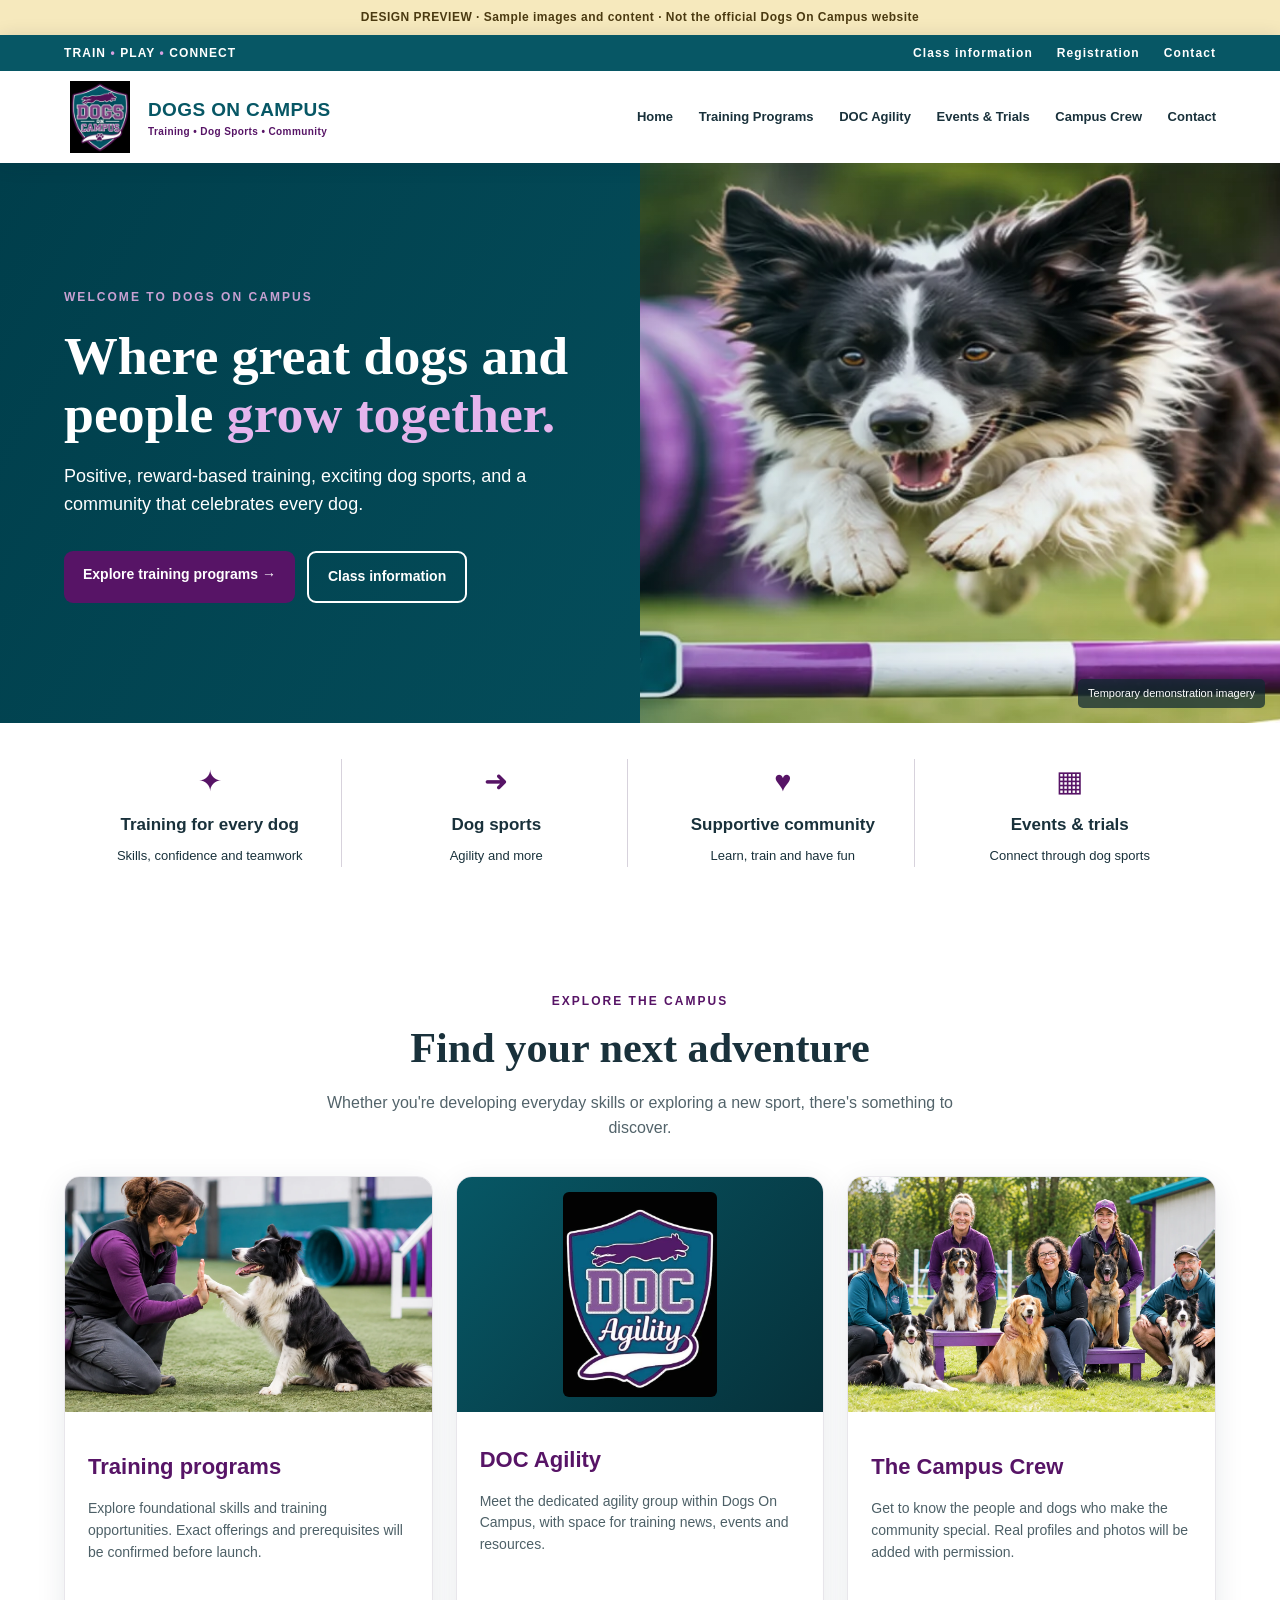
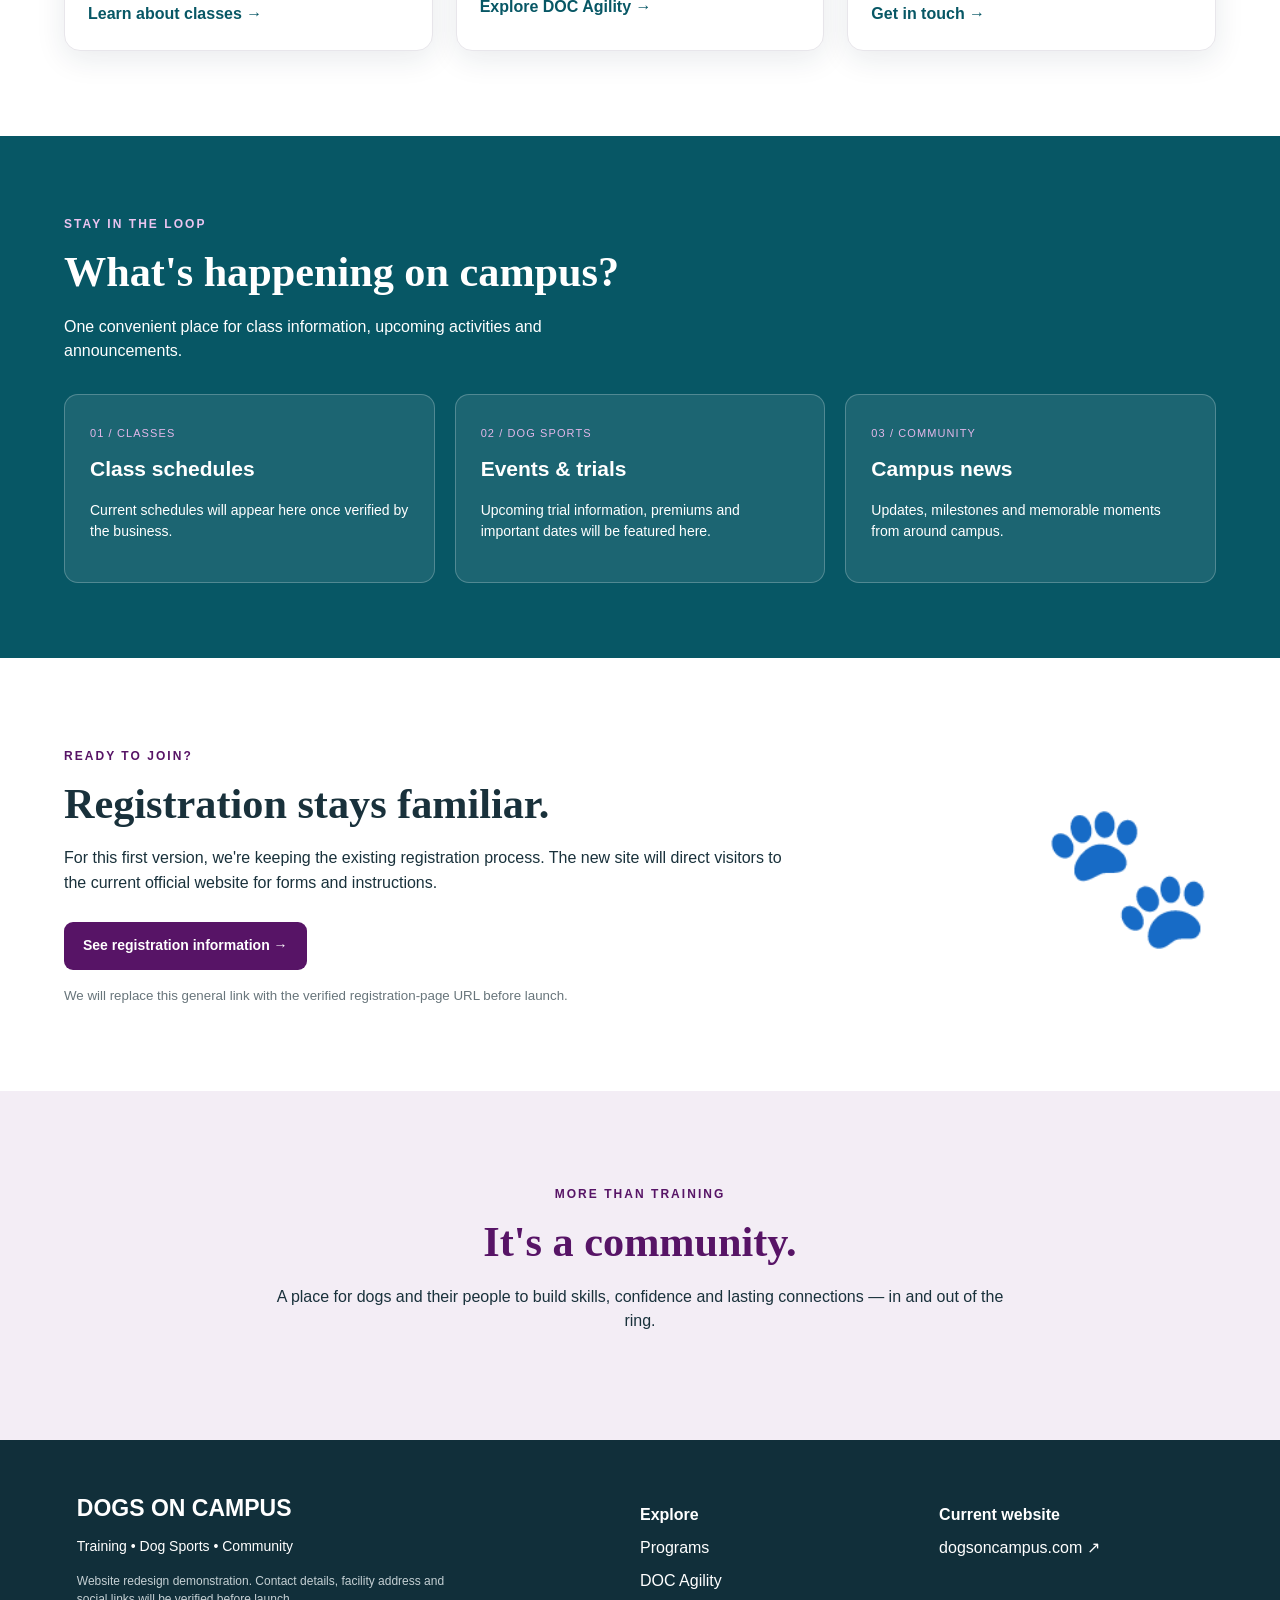
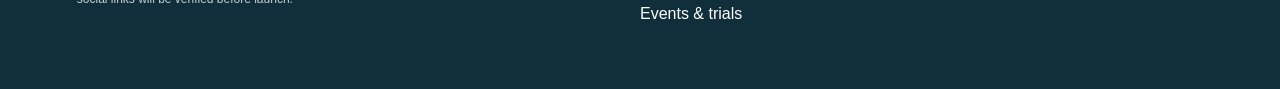
<file: index.html>
<!doctype html><html lang="en"><head><meta charset="utf-8"><meta name="viewport" content="width=device-width,initial-scale=1"><meta name="theme-color" content="#075765"><meta name="description" content="Dogs On Campus — positive dog training, dog sports, and community. Website redesign demonstration."><title>Dogs On Campus | Website Redesign Preview</title><link rel="stylesheet" href="styles.css"></head><body>
<div class="preview">DESIGN PREVIEW · Sample images and content · Not the official Dogs On Campus website</div>
<header class="site-header"><div class="topbar"><span>TRAIN <b>•</b> PLAY <b>•</b> CONNECT</span><div><a href="training.html">Class information</a><a href="registration.html">Registration</a><a href="contact.html">Contact</a></div></div><div class="nav-wrap"><a class="brand" href="index.html" aria-label="Dogs On Campus home"><img src="assets/dogs-on-campus-logo.webp" alt="Dogs On Campus shield logo"><span>DOGS ON CAMPUS<small>Training • Dog Sports • Community</small></span></a><button id="menuButton" class="menu-button" aria-expanded="false" aria-controls="nav">☰ <span>Menu</span></button><nav id="nav" aria-label="Main navigation"><a href="index.html">Home</a><a href="training.html">Training Programs</a><a href="agility.html">DOC Agility</a><a href="events.html">Events & Trials</a><a href="crew.html">Campus Crew</a><a href="contact.html">Contact</a></nav></div></header>
<main id="home"><section class="hero"><div class="hero-copy"><span class="eyebrow">WELCOME TO DOGS ON CAMPUS</span><h1>Where great dogs and people <em>grow together.</em></h1><p>Positive, reward-based training, exciting dog sports, and a community that celebrates every dog.</p><div class="actions"><a class="button primary" href="training.html">Explore training programs →</a><a class="button outline" href="training.html">Class information</a></div></div><div class="hero-photo" role="img" aria-label="Sample agility dog photograph for layout demonstration"><span class="photo-note">Temporary demonstration imagery</span></div></section>
<section class="features" aria-label="What we offer"><div><span>✦</span><h3>Training for every dog</h3><p>Skills, confidence and teamwork</p></div><div><span>➜</span><h3>Dog sports</h3><p>Agility and more</p></div><div><span>♥</span><h3>Supportive community</h3><p>Learn, train and have fun</p></div><div><span>▦</span><h3>Events & trials</h3><p>Connect through dog sports</p></div></section>
<section id="programs" class="section"><div class="section-heading"><span class="eyebrow">EXPLORE THE CAMPUS</span><h2>Find your next adventure</h2><p>Whether you're developing everyday skills or exploring a new sport, there's something to discover.</p></div><div class="cards"><article class="card"><img src="assets/training-demo.webp" alt="Demonstration image of dog training"><div class="card-body"><h3>Training programs</h3><p>Explore foundational skills and training opportunities. Exact offerings and prerequisites will be confirmed before launch.</p><a href="training.html">Learn about classes →</a></div></article><article class="card" id="agility"><div class="agility-image"><img src="assets/doc-agility-logo.webp" alt="Official DOC Agility group logo"></div><div class="card-body"><h3>DOC Agility</h3><p>Meet the dedicated agility group within Dogs On Campus, with space for training news, events and resources.</p><a href="events.html">Explore DOC Agility →</a></div></article><article class="card" id="team"><img src="assets/community-demo.webp" alt="Demonstration image of dogs together"><div class="card-body"><h3>The Campus Crew</h3><p>Get to know the people and dogs who make the community special. Real profiles and photos will be added with permission.</p><a href="contact.html">Get in touch →</a></div></article></div></section>
<section class="teal-section" id="schedule"><div><span class="eyebrow light">STAY IN THE LOOP</span><h2>What's happening on campus?</h2><p>One convenient place for class information, upcoming activities and announcements.</p></div><div class="news-grid"><article><span>01 / CLASSES</span><h3>Class schedules</h3><p>Current schedules will appear here once verified by the business.</p></article><article id="events"><span>02 / DOG SPORTS</span><h3>Events & trials</h3><p>Upcoming trial information, premiums and important dates will be featured here.</p></article><article><span>03 / COMMUNITY</span><h3>Campus news</h3><p>Updates, milestones and memorable moments from around campus.</p></article></div></section>
<section class="section registration" id="registration"><div><span class="eyebrow">READY TO JOIN?</span><h2>Registration stays familiar.</h2><p>For this first version, we're keeping the existing registration process. The new site will direct visitors to the current official website for forms and instructions.</p><a class="button primary" href="registration.html">See registration information →</a><small>We will replace this general link with the verified registration-page URL before launch.</small></div><div class="registration-mark">🐾</div></section>
<section class="community"><div><span class="eyebrow">MORE THAN TRAINING</span><h2>It's a community.</h2><p>A place for dogs and their people to build skills, confidence and lasting connections — in and out of the ring.</p></div></section>
</main><footer id="contact"><div><h2>DOGS ON CAMPUS</h2><p>Training • Dog Sports • Community</p><p class="footer-note">Website redesign demonstration. Contact details, facility address and social links will be verified before launch.</p></div><div><h3>Explore</h3><a href="training.html">Programs</a><a href="agility.html">DOC Agility</a><a href="events.html">Events & trials</a></div><div><h3>Current website</h3><a href="https://dogsoncampus.com/" target="_blank" rel="noopener noreferrer">dogsoncampus.com ↗</a></div></footer><script src="script.js"></script></body></html>
</file>
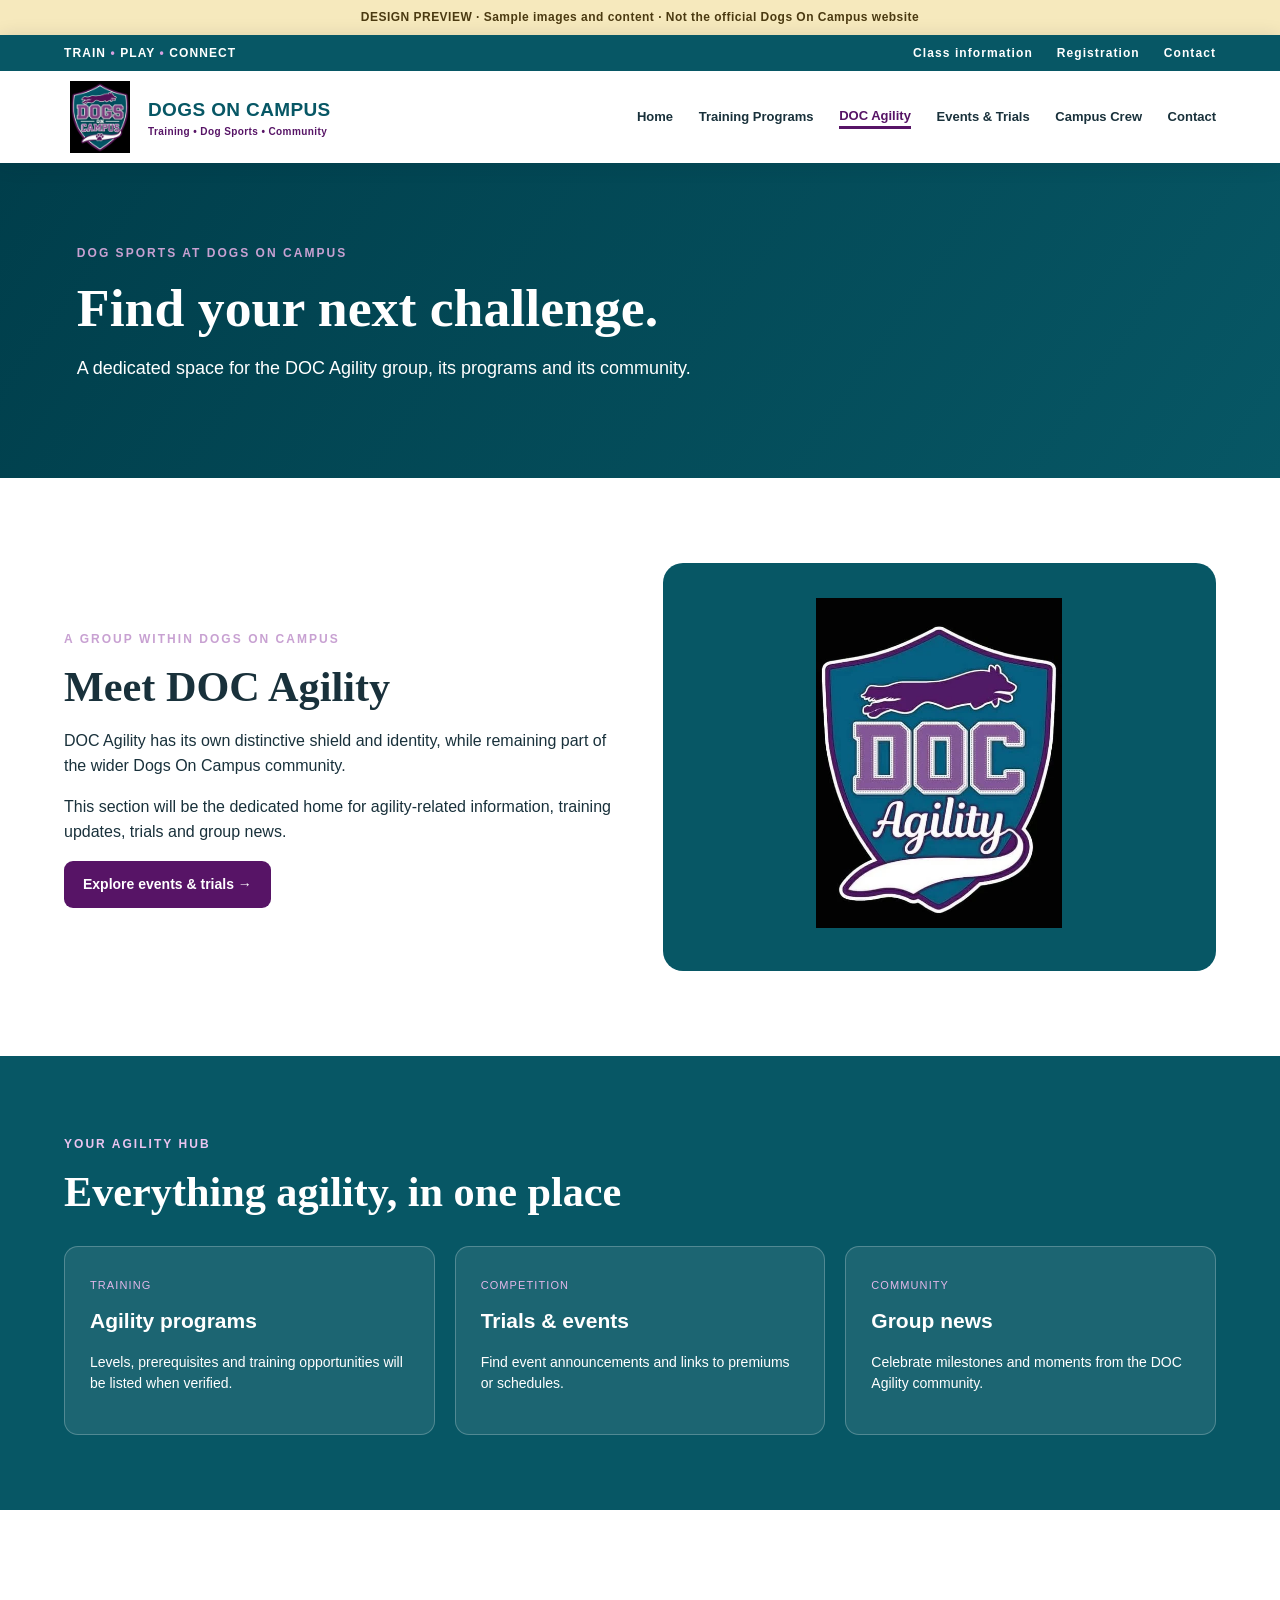
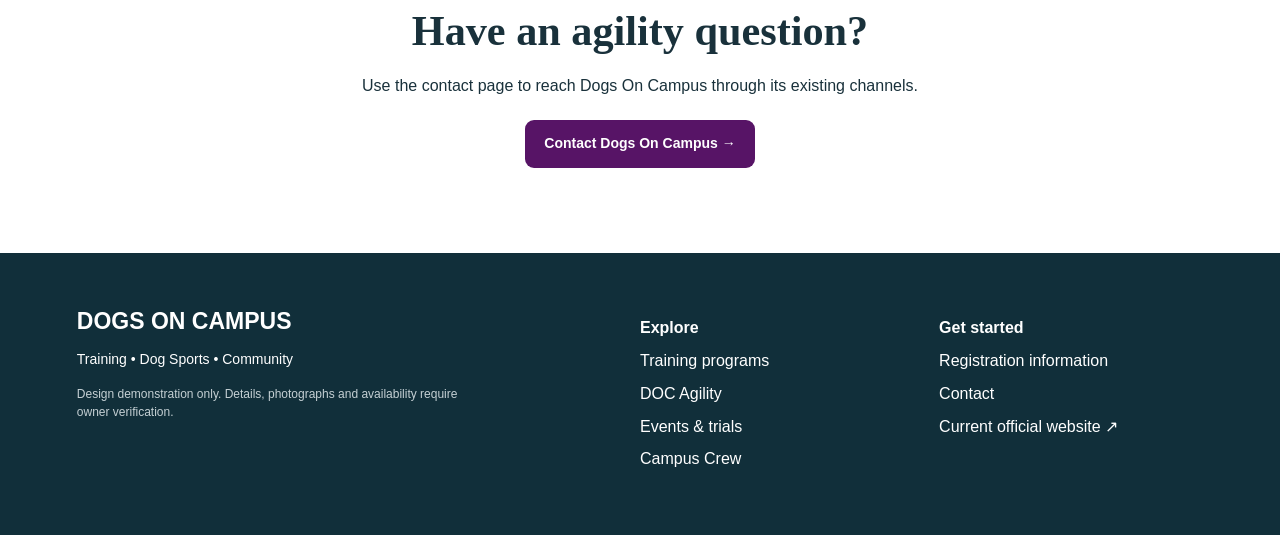
<file: agility.html>
<!doctype html><html lang="en"><head><meta charset="utf-8"><meta name="viewport" content="width=device-width,initial-scale=1"><meta name="theme-color" content="#075765"><title>DOC Agility | Dogs On Campus — Design Preview</title><meta name="description" content="Dogs On Campus website redesign demonstration — sample content only."><link rel="stylesheet" href="styles.css"></head><body><div class="preview">DESIGN PREVIEW · Sample images and content · Not the official Dogs On Campus website</div><header class="site-header"><div class="topbar"><span>TRAIN <b>•</b> PLAY <b>•</b> CONNECT</span><div><a href="training.html">Class information</a><a href="registration.html">Registration</a><a href="contact.html">Contact</a></div></div><div class="nav-wrap"><a class="brand" href="index.html"><img src="assets/dogs-on-campus-logo.webp" alt="Dogs On Campus shield logo"><span>DOGS ON CAMPUS<small>Training • Dog Sports • Community</small></span></a><button id="menuButton" class="menu-button" aria-expanded="false" aria-controls="nav">☰ <span>Menu</span></button><nav id="nav" aria-label="Main navigation"><a  href="index.html">Home</a><a  href="training.html">Training Programs</a><a aria-current="page" href="agility.html">DOC Agility</a><a  href="events.html">Events & Trials</a><a  href="crew.html">Campus Crew</a><a  href="contact.html">Contact</a></nav></div></header><main><section class="page-hero"><div class="page-hero-copy"><span class="eyebrow light">DOG SPORTS AT DOGS ON CAMPUS</span><h1>Find your next challenge.</h1><p>A dedicated space for the DOC Agility group, its programs and its community.</p></div></section><section class="section"><div class="agility-intro"><div><span class="eyebrow">A GROUP WITHIN DOGS ON CAMPUS</span><h2>Meet DOC Agility</h2><p>DOC Agility has its own distinctive shield and identity, while remaining part of the wider Dogs On Campus community.</p><p>This section will be the dedicated home for agility-related information, training updates, trials and group news.</p><a class="button primary" href="events.html">Explore events & trials →</a></div><div class="logo-panel"><img src="assets/doc-agility-logo.webp" alt="DOC Agility shield logo"></div></div></section><section class="teal-section"><div><span class="eyebrow light">YOUR AGILITY HUB</span><h2>Everything agility, in one place</h2><div class="news-grid"><article><span>TRAINING</span><h3>Agility programs</h3><p>Levels, prerequisites and training opportunities will be listed when verified.</p></article><article><span>COMPETITION</span><h3>Trials & events</h3><p>Find event announcements and links to premiums or schedules.</p></article><article><span>COMMUNITY</span><h3>Group news</h3><p>Celebrate milestones and moments from the DOC Agility community.</p></article></div></div></section><section class="section center"><h2>Have an agility question?</h2><p>Use the contact page to reach Dogs On Campus through its existing channels.</p><a class="button primary" href="contact.html">Contact Dogs On Campus →</a></section></main><footer id="contact"><div><h2>DOGS ON CAMPUS</h2><p>Training • Dog Sports • Community</p><p class="footer-note">Design demonstration only. Details, photographs and availability require owner verification.</p></div><div><h3>Explore</h3><a href="training.html">Training programs</a><a href="agility.html">DOC Agility</a><a href="events.html">Events & trials</a><a href="crew.html">Campus Crew</a></div><div><h3>Get started</h3><a href="registration.html">Registration information</a><a href="contact.html">Contact</a><a href="https://dogsoncampus.com/" target="_blank" rel="noopener">Current official website ↗</a></div></footer><script src="script.js"></script></body></html>
</file>
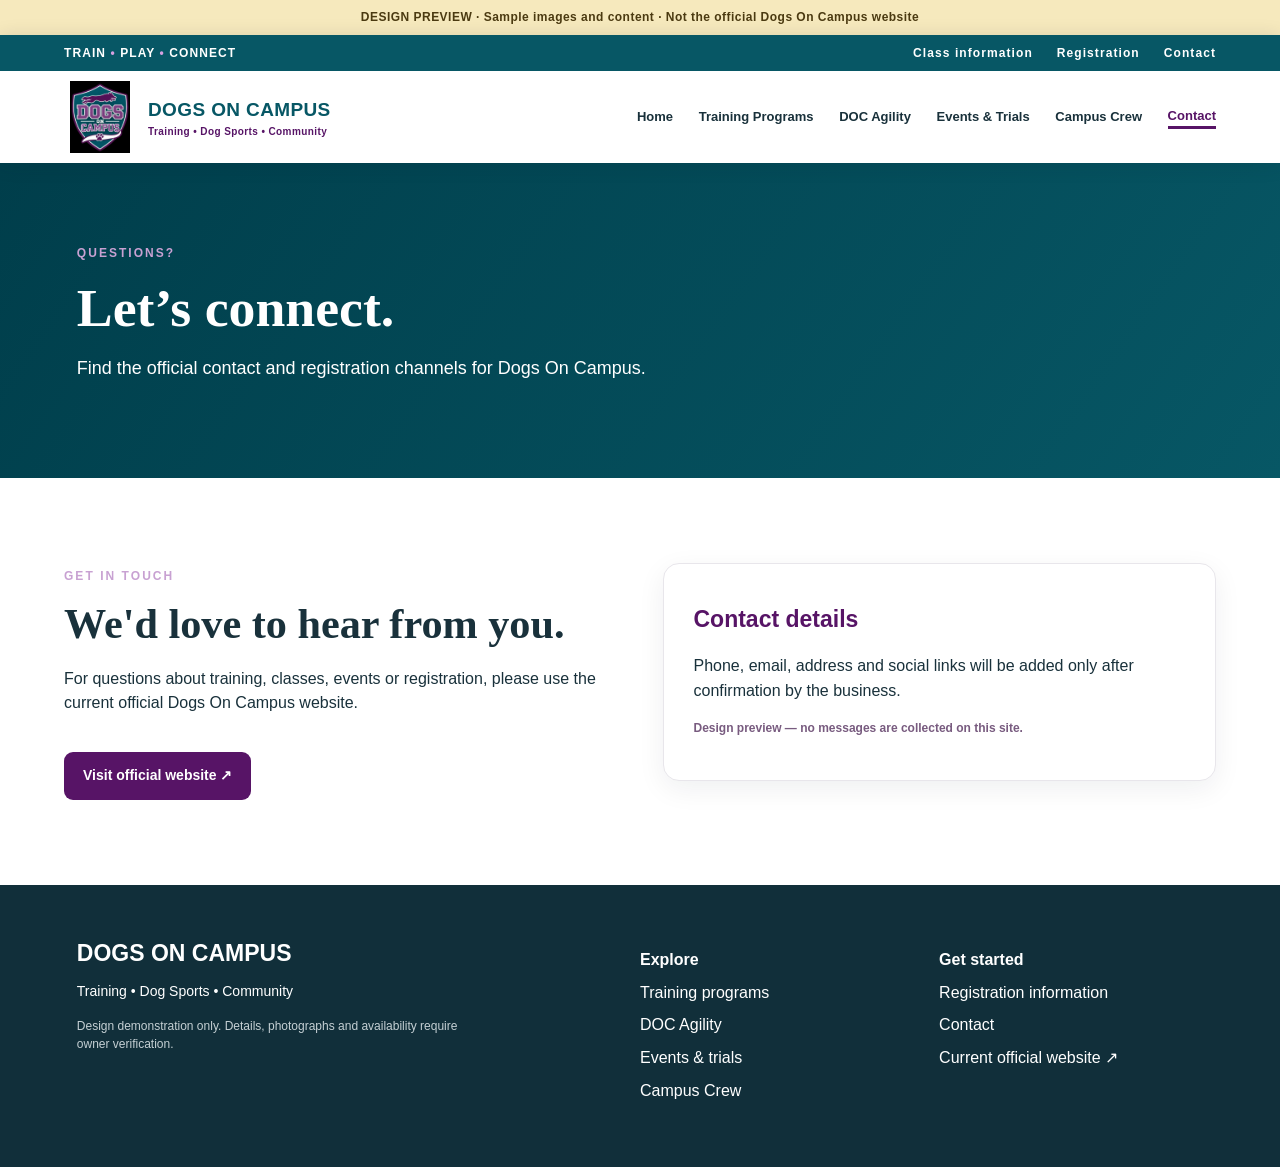
<file: contact.html>
<!doctype html><html lang="en"><head><meta charset="utf-8"><meta name="viewport" content="width=device-width,initial-scale=1"><meta name="theme-color" content="#075765"><title>Contact | Dogs On Campus — Design Preview</title><meta name="description" content="Dogs On Campus website redesign demonstration — sample content only."><link rel="stylesheet" href="styles.css"></head><body><div class="preview">DESIGN PREVIEW · Sample images and content · Not the official Dogs On Campus website</div><header class="site-header"><div class="topbar"><span>TRAIN <b>•</b> PLAY <b>•</b> CONNECT</span><div><a href="training.html">Class information</a><a href="registration.html">Registration</a><a href="contact.html">Contact</a></div></div><div class="nav-wrap"><a class="brand" href="index.html"><img src="assets/dogs-on-campus-logo.webp" alt="Dogs On Campus shield logo"><span>DOGS ON CAMPUS<small>Training • Dog Sports • Community</small></span></a><button id="menuButton" class="menu-button" aria-expanded="false" aria-controls="nav">☰ <span>Menu</span></button><nav id="nav" aria-label="Main navigation"><a  href="index.html">Home</a><a  href="training.html">Training Programs</a><a  href="agility.html">DOC Agility</a><a  href="events.html">Events & Trials</a><a  href="crew.html">Campus Crew</a><a aria-current="page" href="contact.html">Contact</a></nav></div></header><main><section class="page-hero"><div class="page-hero-copy"><span class="eyebrow light">QUESTIONS?</span><h1>Let’s connect.</h1><p>Find the official contact and registration channels for Dogs On Campus.</p></div></section><section class="section"><div class="contact-grid"><div><span class="eyebrow">GET IN TOUCH</span><h2>We'd love to hear from you.</h2><p>For questions about training, classes, events or registration, please use the current official Dogs On Campus website.</p><a class="button primary" href="https://dogsoncampus.com/" target="_blank" rel="noopener noreferrer">Visit official website ↗</a></div><aside class="info-card"><h3>Contact details</h3><p>Phone, email, address and social links will be added only after confirmation by the business.</p><p class="sample">Design preview — no messages are collected on this site.</p></aside></div></section></main><footer id="contact"><div><h2>DOGS ON CAMPUS</h2><p>Training • Dog Sports • Community</p><p class="footer-note">Design demonstration only. Details, photographs and availability require owner verification.</p></div><div><h3>Explore</h3><a href="training.html">Training programs</a><a href="agility.html">DOC Agility</a><a href="events.html">Events & trials</a><a href="crew.html">Campus Crew</a></div><div><h3>Get started</h3><a href="registration.html">Registration information</a><a href="contact.html">Contact</a><a href="https://dogsoncampus.com/" target="_blank" rel="noopener">Current official website ↗</a></div></footer><script src="script.js"></script></body></html>
</file>
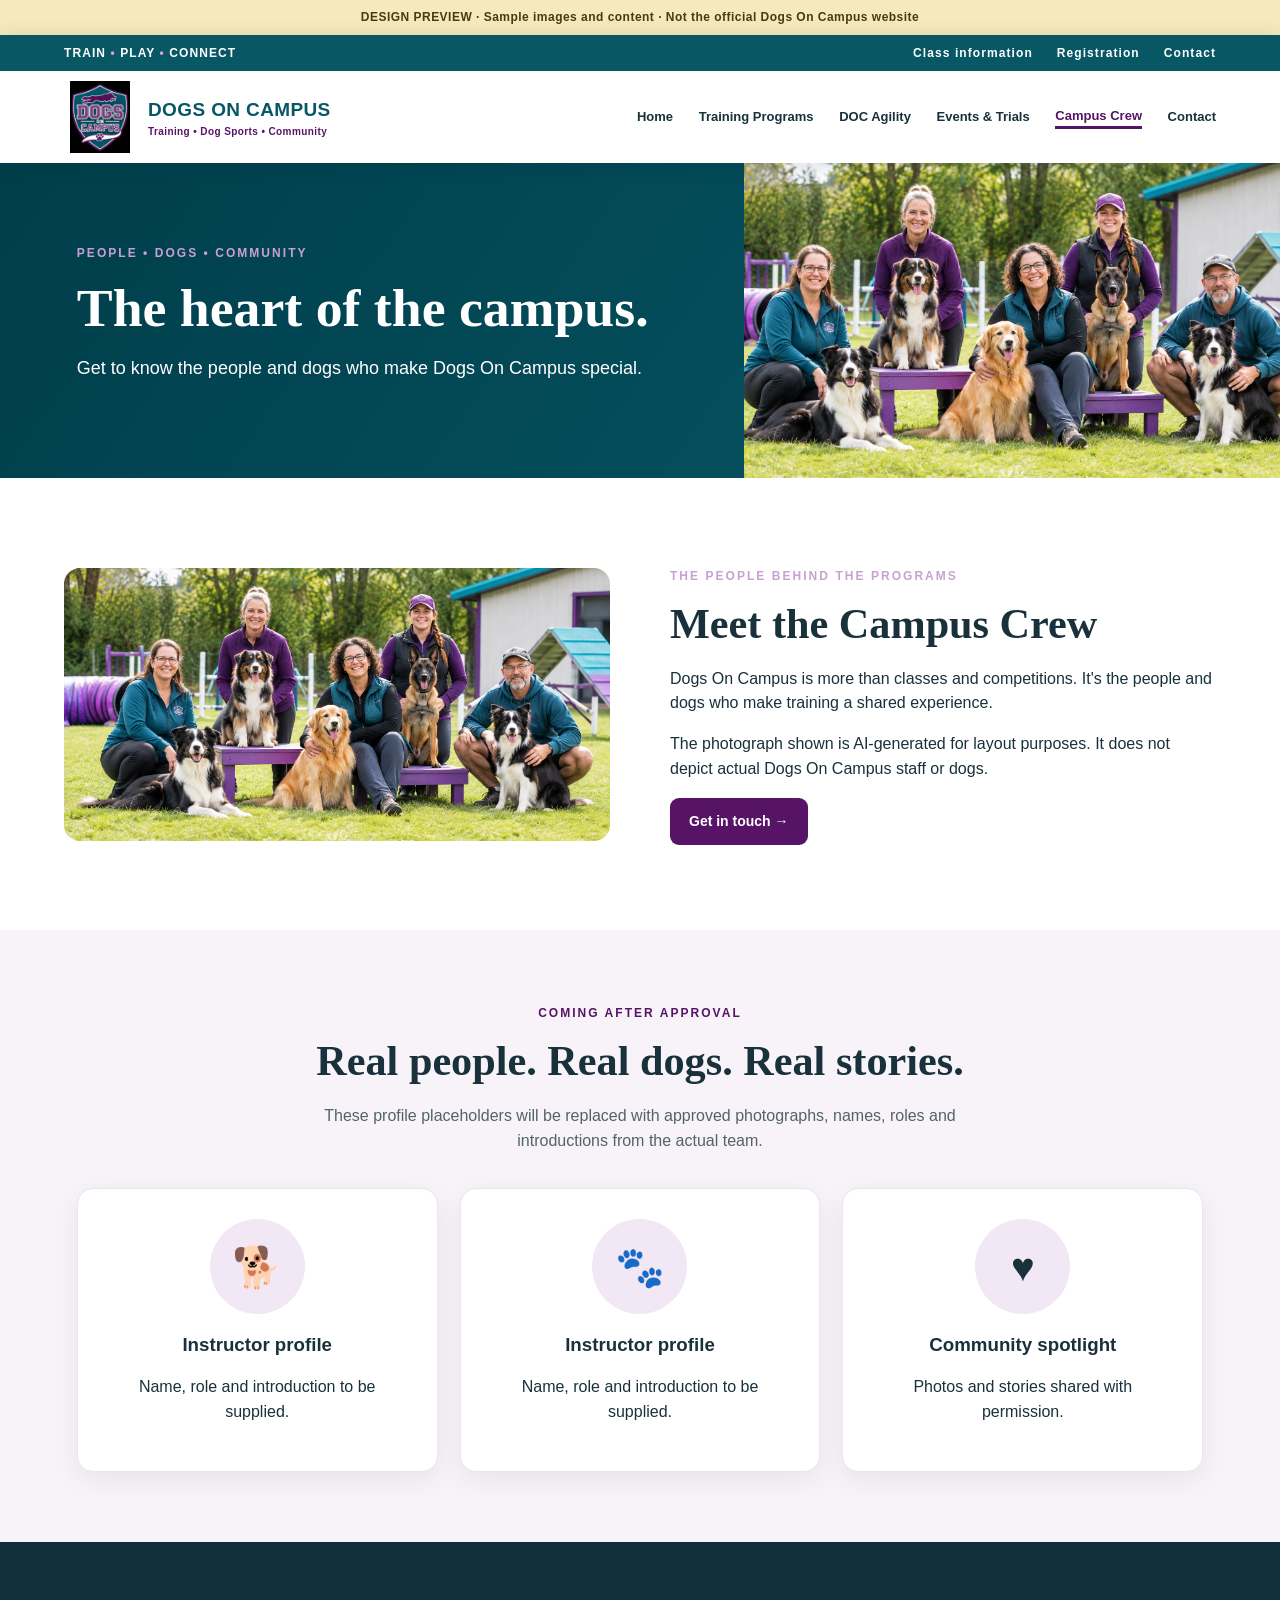
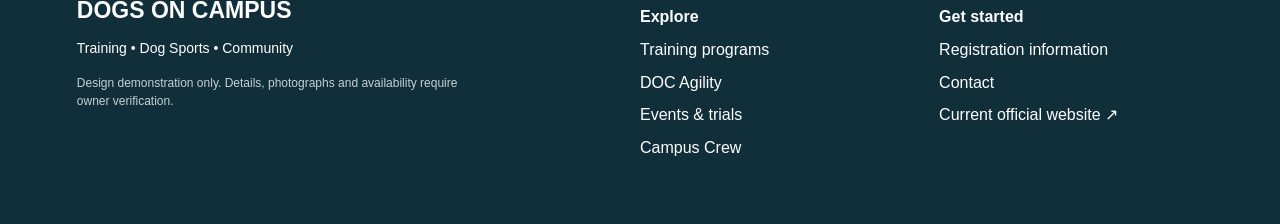
<file: crew.html>
<!doctype html><html lang="en"><head><meta charset="utf-8"><meta name="viewport" content="width=device-width,initial-scale=1"><meta name="theme-color" content="#075765"><title>Campus Crew | Dogs On Campus — Design Preview</title><meta name="description" content="Dogs On Campus website redesign demonstration — sample content only."><link rel="stylesheet" href="styles.css"></head><body><div class="preview">DESIGN PREVIEW · Sample images and content · Not the official Dogs On Campus website</div><header class="site-header"><div class="topbar"><span>TRAIN <b>•</b> PLAY <b>•</b> CONNECT</span><div><a href="training.html">Class information</a><a href="registration.html">Registration</a><a href="contact.html">Contact</a></div></div><div class="nav-wrap"><a class="brand" href="index.html"><img src="assets/dogs-on-campus-logo.webp" alt="Dogs On Campus shield logo"><span>DOGS ON CAMPUS<small>Training • Dog Sports • Community</small></span></a><button id="menuButton" class="menu-button" aria-expanded="false" aria-controls="nav">☰ <span>Menu</span></button><nav id="nav" aria-label="Main navigation"><a  href="index.html">Home</a><a  href="training.html">Training Programs</a><a  href="agility.html">DOC Agility</a><a  href="events.html">Events & Trials</a><a aria-current="page" href="crew.html">Campus Crew</a><a  href="contact.html">Contact</a></nav></div></header><main><section class="page-hero"><div class="page-hero-copy"><span class="eyebrow light">PEOPLE • DOGS • COMMUNITY</span><h1>The heart of the campus.</h1><p>Get to know the people and dogs who make Dogs On Campus special.</p></div><img src="assets/community-demo.webp" alt="Temporary demonstration photograph"></section><section class="section"><div class="crew-layout"><img src="assets/community-demo.webp" alt="AI-generated sample group of dog trainers and dogs"><div><span class="eyebrow">THE PEOPLE BEHIND THE PROGRAMS</span><h2>Meet the Campus Crew</h2><p>Dogs On Campus is more than classes and competitions. It's the people and dogs who make training a shared experience.</p><p>The photograph shown is AI-generated for layout purposes. It does not depict actual Dogs On Campus staff or dogs.</p><a class="button primary" href="contact.html">Get in touch →</a></div></div></section><section class="soft-section"><div class="section-heading"><span class="eyebrow">COMING AFTER APPROVAL</span><h2>Real people. Real dogs. Real stories.</h2><p>These profile placeholders will be replaced with approved photographs, names, roles and introductions from the actual team.</p></div><div class="info-grid"><article class="profile-placeholder"><div class="profile-icon">🐕</div><h3>Instructor profile</h3><p>Name, role and introduction to be supplied.</p></article><article class="profile-placeholder"><div class="profile-icon">🐾</div><h3>Instructor profile</h3><p>Name, role and introduction to be supplied.</p></article><article class="profile-placeholder"><div class="profile-icon">♥</div><h3>Community spotlight</h3><p>Photos and stories shared with permission.</p></article></div></section></main><footer id="contact"><div><h2>DOGS ON CAMPUS</h2><p>Training • Dog Sports • Community</p><p class="footer-note">Design demonstration only. Details, photographs and availability require owner verification.</p></div><div><h3>Explore</h3><a href="training.html">Training programs</a><a href="agility.html">DOC Agility</a><a href="events.html">Events & trials</a><a href="crew.html">Campus Crew</a></div><div><h3>Get started</h3><a href="registration.html">Registration information</a><a href="contact.html">Contact</a><a href="https://dogsoncampus.com/" target="_blank" rel="noopener">Current official website ↗</a></div></footer><script src="script.js"></script></body></html>
</file>
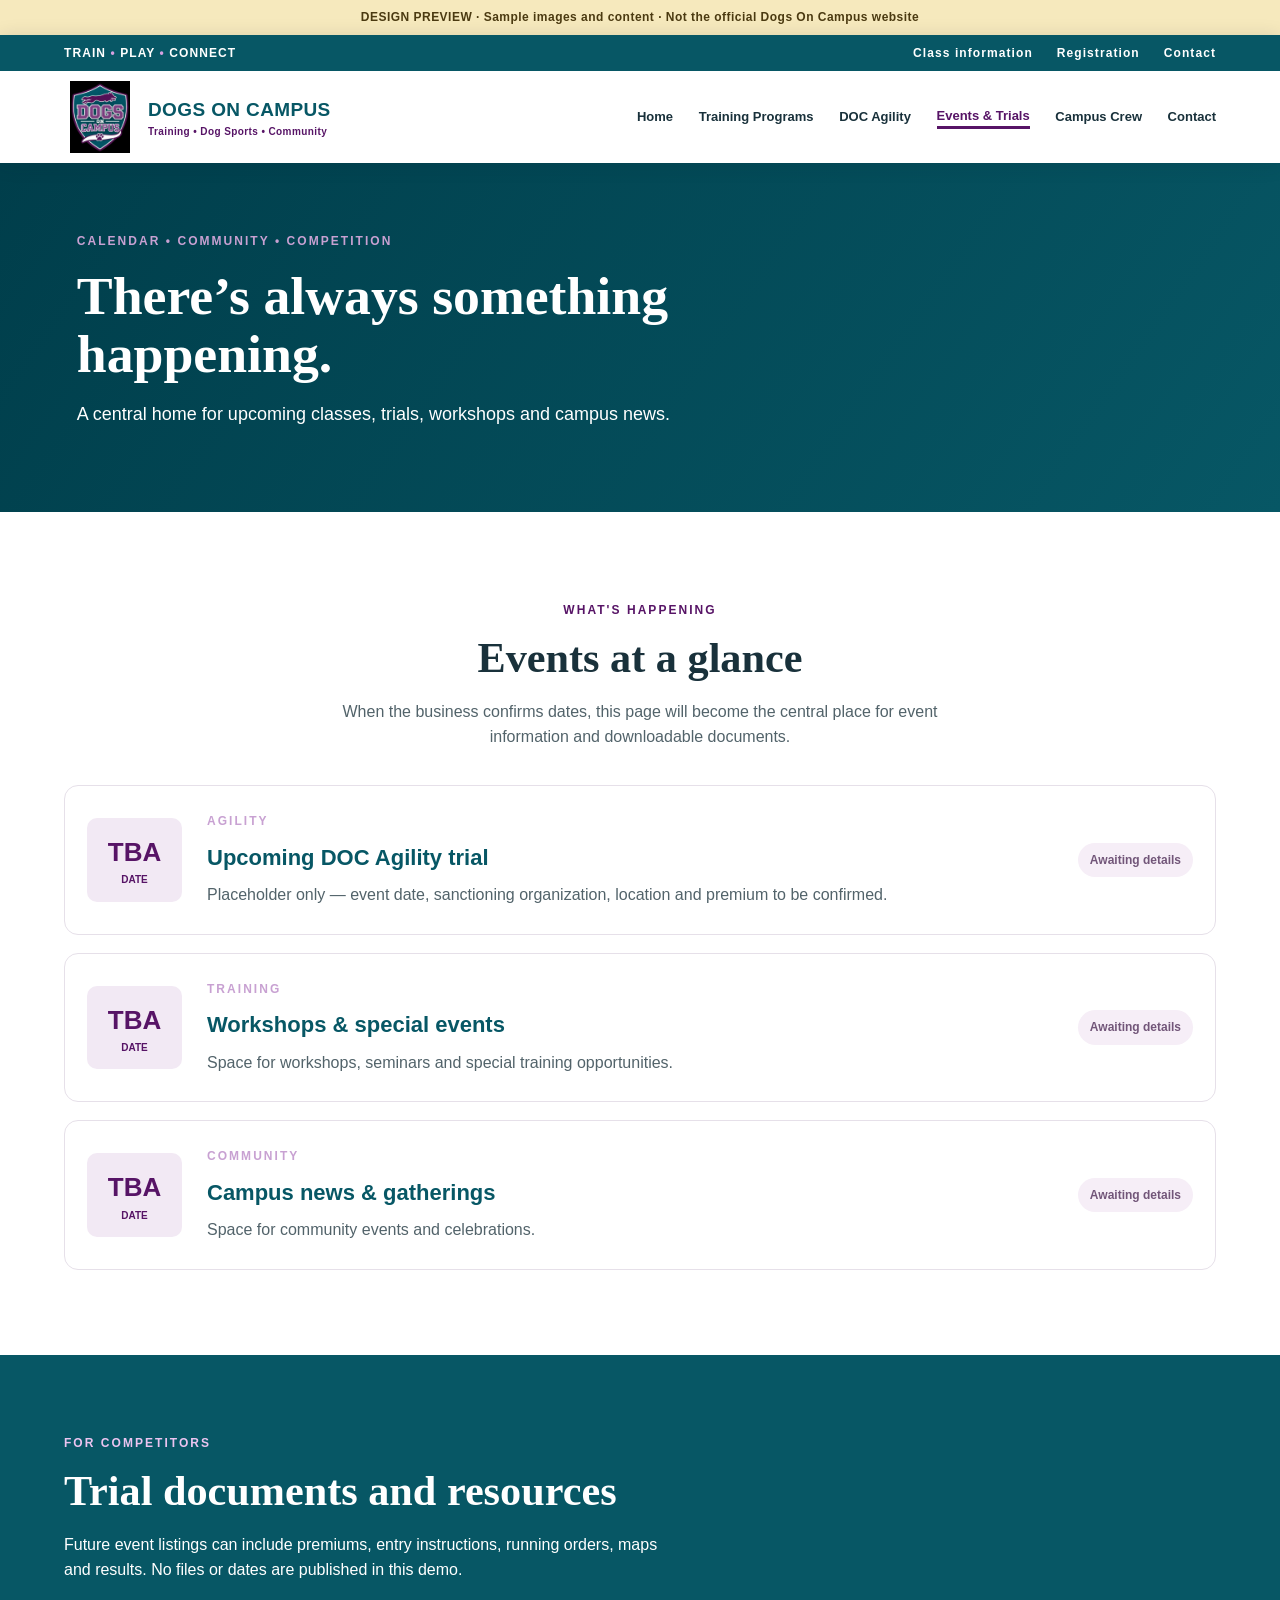
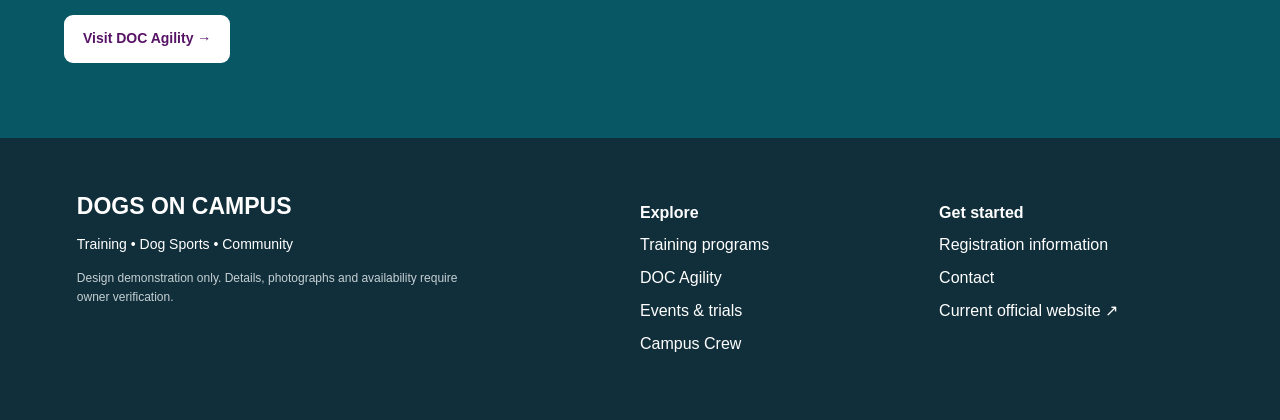
<file: events.html>
<!doctype html><html lang="en"><head><meta charset="utf-8"><meta name="viewport" content="width=device-width,initial-scale=1"><meta name="theme-color" content="#075765"><title>Events & Trials | Dogs On Campus — Design Preview</title><meta name="description" content="Dogs On Campus website redesign demonstration — sample content only."><link rel="stylesheet" href="styles.css"></head><body><div class="preview">DESIGN PREVIEW · Sample images and content · Not the official Dogs On Campus website</div><header class="site-header"><div class="topbar"><span>TRAIN <b>•</b> PLAY <b>•</b> CONNECT</span><div><a href="training.html">Class information</a><a href="registration.html">Registration</a><a href="contact.html">Contact</a></div></div><div class="nav-wrap"><a class="brand" href="index.html"><img src="assets/dogs-on-campus-logo.webp" alt="Dogs On Campus shield logo"><span>DOGS ON CAMPUS<small>Training • Dog Sports • Community</small></span></a><button id="menuButton" class="menu-button" aria-expanded="false" aria-controls="nav">☰ <span>Menu</span></button><nav id="nav" aria-label="Main navigation"><a  href="index.html">Home</a><a  href="training.html">Training Programs</a><a  href="agility.html">DOC Agility</a><a aria-current="page" href="events.html">Events & Trials</a><a  href="crew.html">Campus Crew</a><a  href="contact.html">Contact</a></nav></div></header><main><section class="page-hero"><div class="page-hero-copy"><span class="eyebrow light">CALENDAR • COMMUNITY • COMPETITION</span><h1>There’s always something happening.</h1><p>A central home for upcoming classes, trials, workshops and campus news.</p></div></section><section class="section"><div class="section-heading"><span class="eyebrow">WHAT'S HAPPENING</span><h2>Events at a glance</h2><p>When the business confirms dates, this page will become the central place for event information and downloadable documents.</p></div><div class="event-list"><article><div class="event-date">TBA<small>DATE</small></div><div><span class="eyebrow">AGILITY</span><h3>Upcoming DOC Agility trial</h3><p>Placeholder only — event date, sanctioning organization, location and premium to be confirmed.</p></div><span class="event-status">Awaiting details</span></article><article><div class="event-date">TBA<small>DATE</small></div><div><span class="eyebrow">TRAINING</span><h3>Workshops & special events</h3><p>Space for workshops, seminars and special training opportunities.</p></div><span class="event-status">Awaiting details</span></article><article><div class="event-date">TBA<small>DATE</small></div><div><span class="eyebrow">COMMUNITY</span><h3>Campus news & gatherings</h3><p>Space for community events and celebrations.</p></div><span class="event-status">Awaiting details</span></article></div></section><section class="teal-section"><div><span class="eyebrow light">FOR COMPETITORS</span><h2>Trial documents and resources</h2><p>Future event listings can include premiums, entry instructions, running orders, maps and results. No files or dates are published in this demo.</p><a class="button light-button" href="agility.html">Visit DOC Agility →</a></div></section></main><footer id="contact"><div><h2>DOGS ON CAMPUS</h2><p>Training • Dog Sports • Community</p><p class="footer-note">Design demonstration only. Details, photographs and availability require owner verification.</p></div><div><h3>Explore</h3><a href="training.html">Training programs</a><a href="agility.html">DOC Agility</a><a href="events.html">Events & trials</a><a href="crew.html">Campus Crew</a></div><div><h3>Get started</h3><a href="registration.html">Registration information</a><a href="contact.html">Contact</a><a href="https://dogsoncampus.com/" target="_blank" rel="noopener">Current official website ↗</a></div></footer><script src="script.js"></script></body></html>
</file>
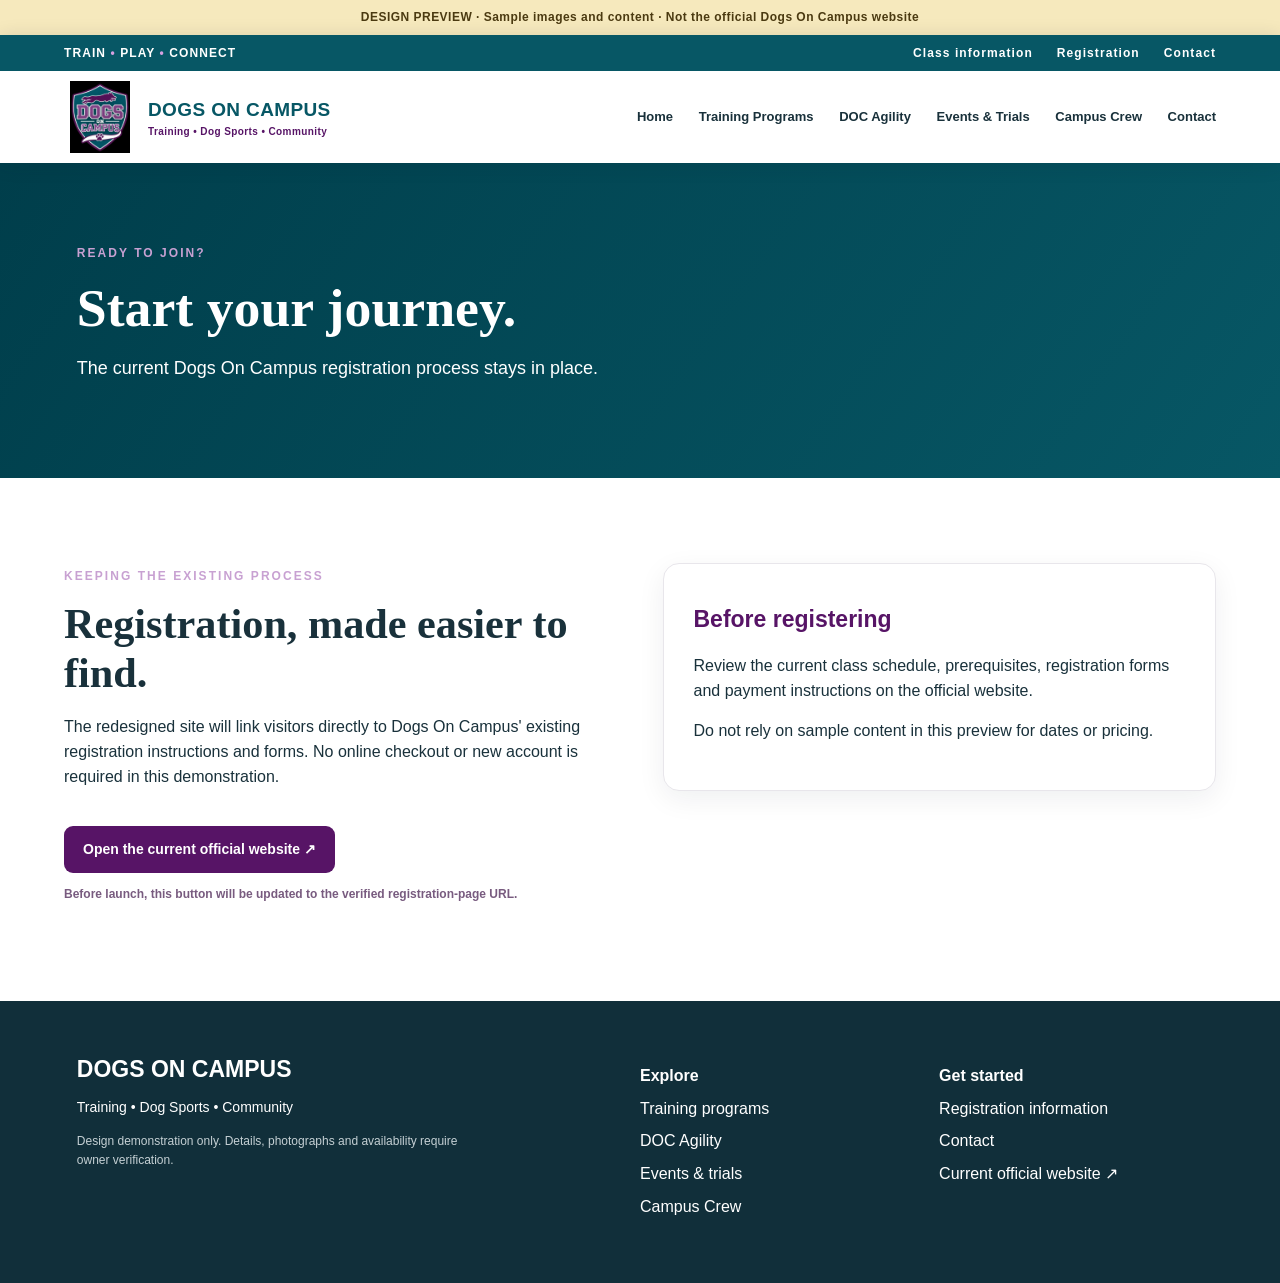
<file: registration.html>
<!doctype html><html lang="en"><head><meta charset="utf-8"><meta name="viewport" content="width=device-width,initial-scale=1"><meta name="theme-color" content="#075765"><title>Registration | Dogs On Campus — Design Preview</title><meta name="description" content="Dogs On Campus website redesign demonstration — sample content only."><link rel="stylesheet" href="styles.css"></head><body><div class="preview">DESIGN PREVIEW · Sample images and content · Not the official Dogs On Campus website</div><header class="site-header"><div class="topbar"><span>TRAIN <b>•</b> PLAY <b>•</b> CONNECT</span><div><a href="training.html">Class information</a><a href="registration.html">Registration</a><a href="contact.html">Contact</a></div></div><div class="nav-wrap"><a class="brand" href="index.html"><img src="assets/dogs-on-campus-logo.webp" alt="Dogs On Campus shield logo"><span>DOGS ON CAMPUS<small>Training • Dog Sports • Community</small></span></a><button id="menuButton" class="menu-button" aria-expanded="false" aria-controls="nav">☰ <span>Menu</span></button><nav id="nav" aria-label="Main navigation"><a  href="index.html">Home</a><a  href="training.html">Training Programs</a><a  href="agility.html">DOC Agility</a><a  href="events.html">Events & Trials</a><a  href="crew.html">Campus Crew</a><a  href="contact.html">Contact</a></nav></div></header><main><section class="page-hero"><div class="page-hero-copy"><span class="eyebrow light">READY TO JOIN?</span><h1>Start your journey.</h1><p>The current Dogs On Campus registration process stays in place.</p></div></section><section class="section"><div class="contact-grid"><div><span class="eyebrow">KEEPING THE EXISTING PROCESS</span><h2>Registration, made easier to find.</h2><p>The redesigned site will link visitors directly to Dogs On Campus' existing registration instructions and forms. No online checkout or new account is required in this demonstration.</p><a class="button primary" href="https://dogsoncampus.com/" target="_blank" rel="noopener noreferrer">Open the current official website ↗</a><p class="sample">Before launch, this button will be updated to the verified registration-page URL.</p></div><aside class="info-card"><h3>Before registering</h3><p>Review the current class schedule, prerequisites, registration forms and payment instructions on the official website.</p><p>Do not rely on sample content in this preview for dates or pricing.</p></aside></div></section></main><footer id="contact"><div><h2>DOGS ON CAMPUS</h2><p>Training • Dog Sports • Community</p><p class="footer-note">Design demonstration only. Details, photographs and availability require owner verification.</p></div><div><h3>Explore</h3><a href="training.html">Training programs</a><a href="agility.html">DOC Agility</a><a href="events.html">Events & trials</a><a href="crew.html">Campus Crew</a></div><div><h3>Get started</h3><a href="registration.html">Registration information</a><a href="contact.html">Contact</a><a href="https://dogsoncampus.com/" target="_blank" rel="noopener">Current official website ↗</a></div></footer><script src="script.js"></script></body></html>
</file>
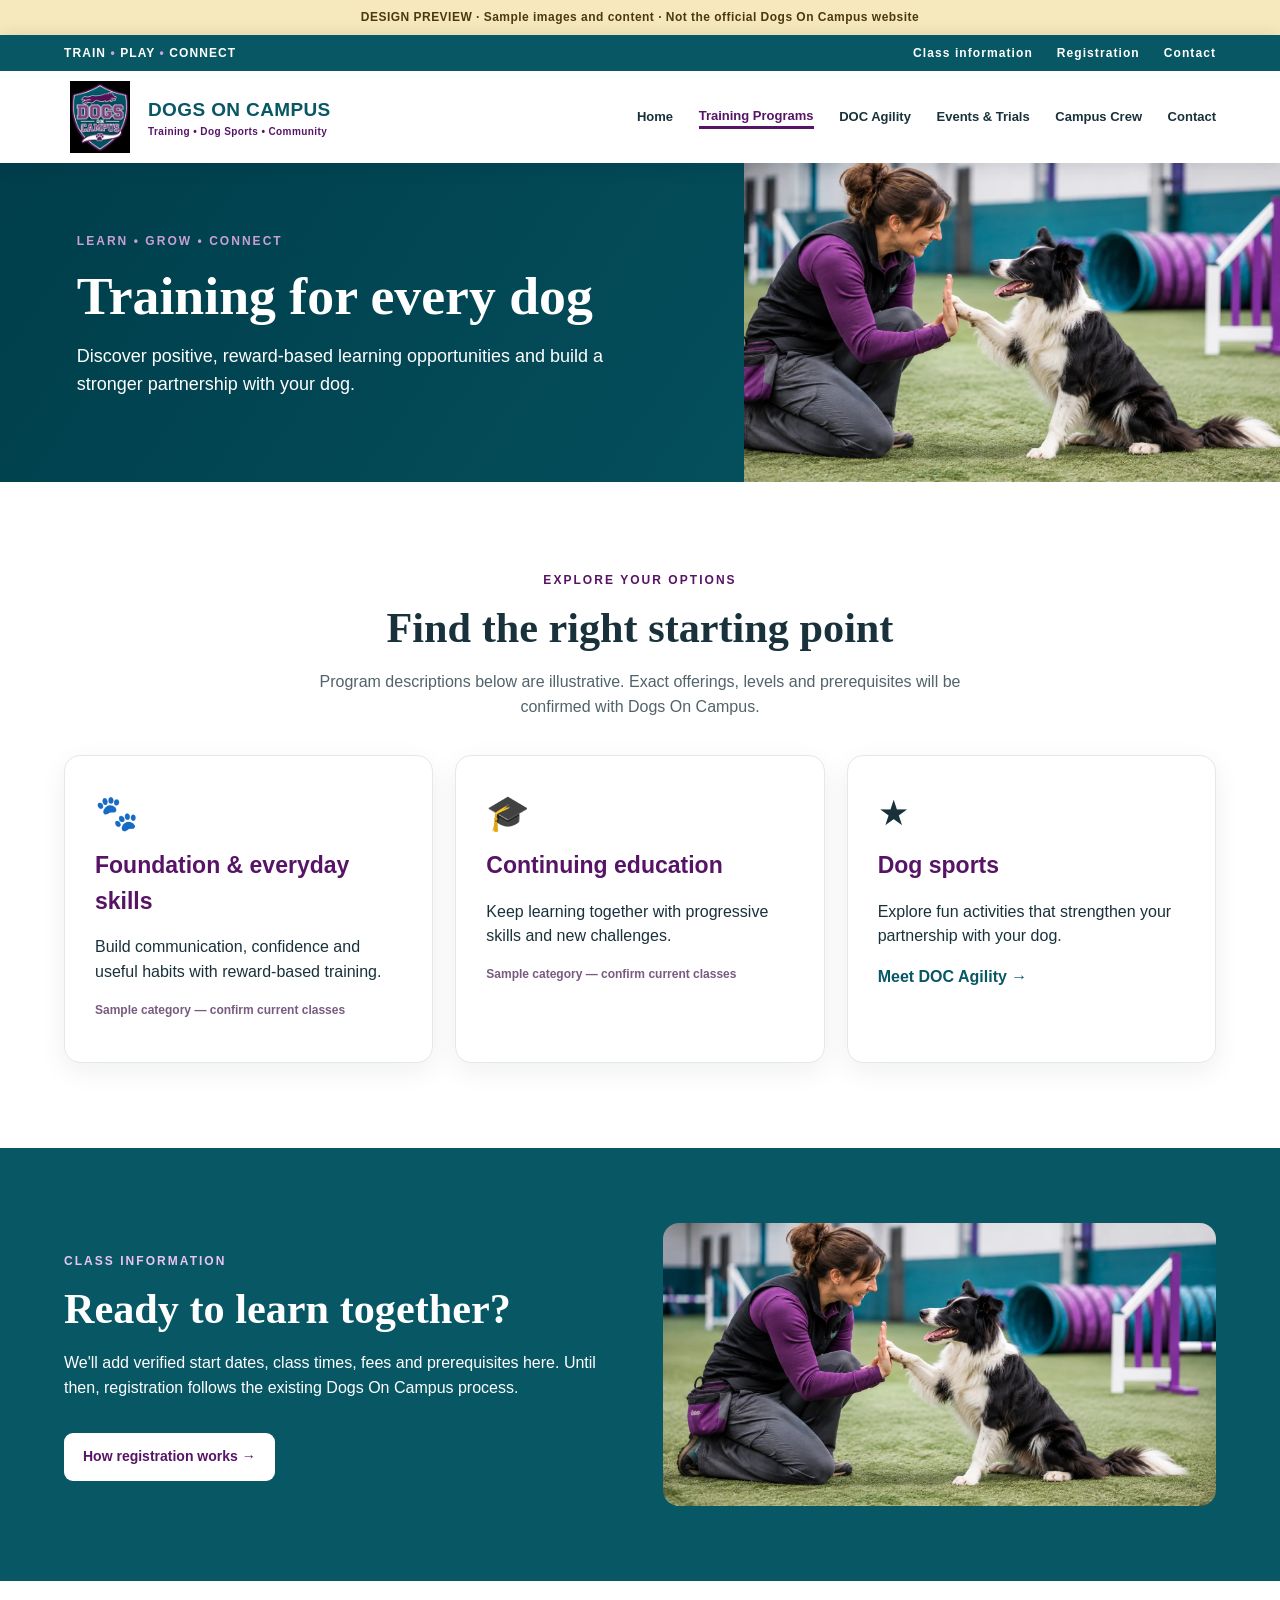
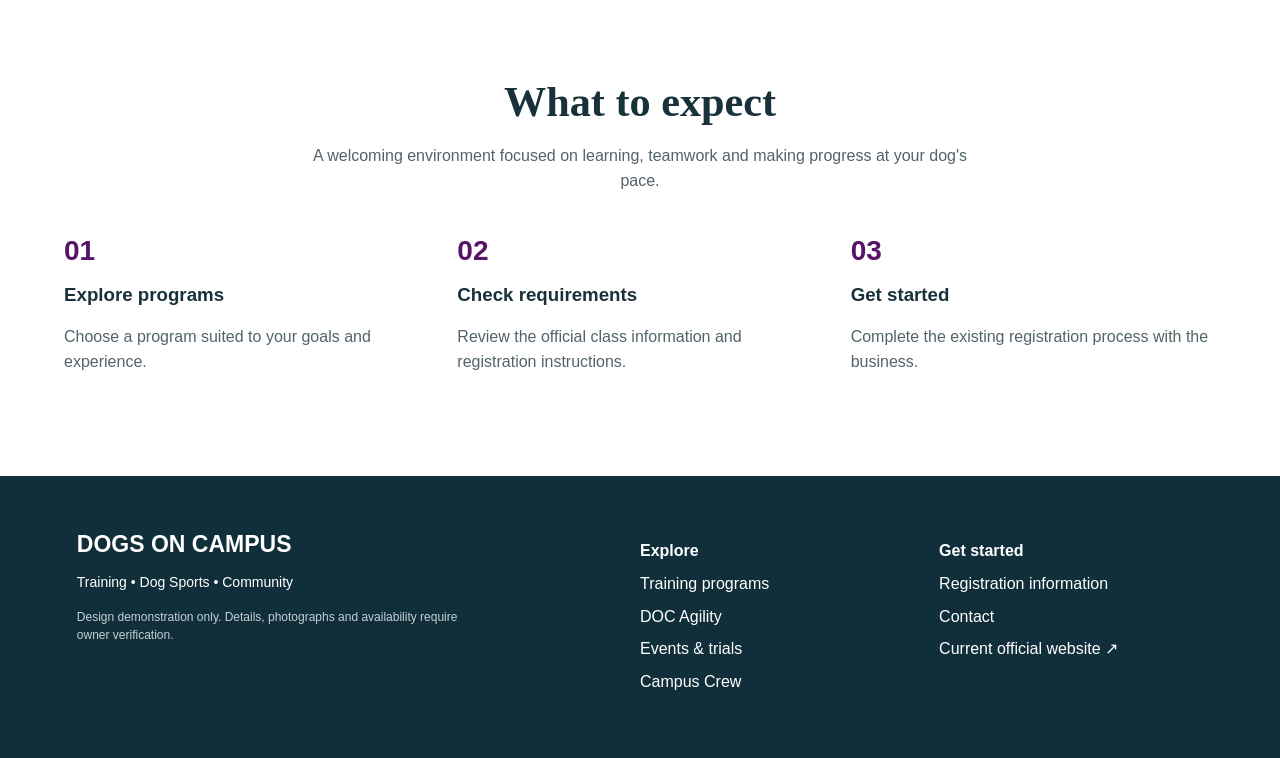
<file: training.html>
<!doctype html><html lang="en"><head><meta charset="utf-8"><meta name="viewport" content="width=device-width,initial-scale=1"><meta name="theme-color" content="#075765"><title>Training Programs | Dogs On Campus — Design Preview</title><meta name="description" content="Dogs On Campus website redesign demonstration — sample content only."><link rel="stylesheet" href="styles.css"></head><body><div class="preview">DESIGN PREVIEW · Sample images and content · Not the official Dogs On Campus website</div><header class="site-header"><div class="topbar"><span>TRAIN <b>•</b> PLAY <b>•</b> CONNECT</span><div><a href="training.html">Class information</a><a href="registration.html">Registration</a><a href="contact.html">Contact</a></div></div><div class="nav-wrap"><a class="brand" href="index.html"><img src="assets/dogs-on-campus-logo.webp" alt="Dogs On Campus shield logo"><span>DOGS ON CAMPUS<small>Training • Dog Sports • Community</small></span></a><button id="menuButton" class="menu-button" aria-expanded="false" aria-controls="nav">☰ <span>Menu</span></button><nav id="nav" aria-label="Main navigation"><a  href="index.html">Home</a><a aria-current="page" href="training.html">Training Programs</a><a  href="agility.html">DOC Agility</a><a  href="events.html">Events & Trials</a><a  href="crew.html">Campus Crew</a><a  href="contact.html">Contact</a></nav></div></header><main><section class="page-hero"><div class="page-hero-copy"><span class="eyebrow light">LEARN • GROW • CONNECT</span><h1>Training for every dog</h1><p>Discover positive, reward-based learning opportunities and build a stronger partnership with your dog.</p></div><img src="assets/training-demo.webp" alt="Temporary demonstration photograph"></section><section class="section"><div class="section-heading"><span class="eyebrow">EXPLORE YOUR OPTIONS</span><h2>Find the right starting point</h2><p>Program descriptions below are illustrative. Exact offerings, levels and prerequisites will be confirmed with Dogs On Campus.</p></div><div class="info-grid"><article class="info-card"><span class="info-icon">🐾</span><h3>Foundation & everyday skills</h3><p>Build communication, confidence and useful habits with reward-based training.</p><p class="sample">Sample category — confirm current classes</p></article><article class="info-card"><span class="info-icon">🎓</span><h3>Continuing education</h3><p>Keep learning together with progressive skills and new challenges.</p><p class="sample">Sample category — confirm current classes</p></article><article class="info-card"><span class="info-icon">★</span><h3>Dog sports</h3><p>Explore fun activities that strengthen your partnership with your dog.</p><a href="agility.html">Meet DOC Agility →</a></article></div></section><section class="teal-section"><div class="split"><div><span class="eyebrow light">CLASS INFORMATION</span><h2>Ready to learn together?</h2><p>We'll add verified start dates, class times, fees and prerequisites here. Until then, registration follows the existing Dogs On Campus process.</p><a class="button light-button" href="registration.html">How registration works →</a></div><img src="assets/training-demo.webp" alt="AI-generated training demonstration photo"></div></section><section class="section"><div class="section-heading"><h2>What to expect</h2><p>A welcoming environment focused on learning, teamwork and making progress at your dog's pace.</p></div><div class="steps"><div><b>01</b><h3>Explore programs</h3><p>Choose a program suited to your goals and experience.</p></div><div><b>02</b><h3>Check requirements</h3><p>Review the official class information and registration instructions.</p></div><div><b>03</b><h3>Get started</h3><p>Complete the existing registration process with the business.</p></div></div></section></main><footer id="contact"><div><h2>DOGS ON CAMPUS</h2><p>Training • Dog Sports • Community</p><p class="footer-note">Design demonstration only. Details, photographs and availability require owner verification.</p></div><div><h3>Explore</h3><a href="training.html">Training programs</a><a href="agility.html">DOC Agility</a><a href="events.html">Events & trials</a><a href="crew.html">Campus Crew</a></div><div><h3>Get started</h3><a href="registration.html">Registration information</a><a href="contact.html">Contact</a><a href="https://dogsoncampus.com/" target="_blank" rel="noopener">Current official website ↗</a></div></footer><script src="script.js"></script></body></html>
</file>
<file: styles.css>
:root{--teal:#075765;--deep:#003e4b;--purple:#571466;--lavender:#a46bb0;--cream:#f8f7fa;--ink:#19313b}*{box-sizing:border-box}html{scroll-behavior:smooth;scroll-padding-top:90px}body{margin:0;font-family:Arial,Helvetica,sans-serif;color:var(--ink);line-height:1.55}a{color:inherit;text-decoration:none}a:focus-visible,button:focus-visible{outline:3px solid #e8a5f3;outline-offset:3px}.preview{background:#f6e9bd;color:#4b3a11;text-align:center;font-size:12px;font-weight:700;padding:8px 12px;letter-spacing:.04em}.site-header{position:sticky;top:0;z-index:20;background:white;box-shadow:0 2px 18px #1232}.topbar{background:var(--teal);color:white;display:flex;justify-content:space-between;padding:9px max(5vw,20px);font-size:12px;font-weight:700;letter-spacing:.09em}.topbar div{display:flex;gap:24px}.topbar b{color:#d6a1e0}.nav-wrap{max-width:1400px;margin:auto;display:flex;align-items:center;justify-content:space-between;gap:20px;padding:10px 5%}.brand{display:flex;align-items:center;gap:12px;font-size:19px;color:var(--teal);font-weight:900;letter-spacing:.02em}.brand img{width:72px;height:72px;object-fit:contain}.brand small{display:block;font-size:10px;letter-spacing:.04em;color:var(--purple)}nav{display:flex;align-items:center;gap:clamp(12px,2vw,28px)}nav a{font-size:13px;font-weight:800}nav a:hover,.card a:hover{color:var(--purple)}.menu-button{display:none;background:white;border:1px solid #ccc;border-radius:8px;padding:8px 12px;font-size:18px}.hero{display:grid;grid-template-columns:1fr 1fr;min-height:560px;background:linear-gradient(120deg,var(--deep),var(--teal));color:white}.hero-copy{padding:clamp(45px,6vw,110px) 5vw;align-self:center;max-width:760px;margin-left:auto}.eyebrow{font-size:12px;letter-spacing:.17em;font-weight:800;color:#c8a1d2}.hero h1{font-family:Georgia,serif;font-size:clamp(38px,4.2vw,68px);line-height:1.07;margin:20px 0}.hero h1 em{font-style:normal;color:#e5b5ed}.hero p{font-size:18px;max-width:490px}.hero-photo{position:relative;background:linear-gradient(90deg,#07576533,#0000),url('assets/hero-demo.webp') center/cover}.photo-note{position:absolute;bottom:15px;right:15px;background:#112a32bb;color:white;padding:6px 10px;border-radius:5px;font-size:11px}.actions{display:flex;gap:12px;flex-wrap:wrap;margin-top:32px}.button{display:inline-block;border-radius:9px;padding:13px 19px;font-size:14px;font-weight:800}.primary{background:var(--purple);color:white}.outline{border:2px solid white;color:white}.features{display:grid;grid-template-columns:repeat(4,1fr);max-width:1250px;margin:auto;padding:36px 5%;text-align:center;gap:24px}.features>div:not(:last-child){border-right:1px solid #d7d2dc}.features span{font-size:29px;color:var(--purple)}h2{font-family:Georgia,serif;font-size:clamp(30px,3.3vw,48px);line-height:1.15;margin:12px 0 18px}h3{margin:8px 0}.features h3{font-size:17px}.features p{font-size:13px;margin:0}.section{max-width:1300px;margin:auto;padding:85px 5%}.section-heading{text-align:center;max-width:670px;margin:0 auto 35px}.section-heading .eyebrow,.registration .eyebrow,.community .eyebrow{color:var(--purple)}.section-heading p{color:#52636a}.cards{display:grid;grid-template-columns:repeat(3,1fr);gap:23px}.card{border-radius:16px;overflow:hidden;box-shadow:0 8px 30px #142e3b18;background:white;border:1px solid #e8e6eb}.card>img,.agility-image{width:100%;height:235px;object-fit:cover}.agility-image{background:linear-gradient(130deg,#075765,#06313a);display:flex;align-items:center;justify-content:center}.agility-image img{height:205px;max-width:90%;object-fit:contain;border-radius:6px}.card-body{padding:23px}.card-body h3{color:var(--purple);font-size:22px}.card-body p{font-size:14px;min-height:90px;color:#4d6067}.card-body a{color:var(--teal);font-weight:800}.teal-section{background:var(--teal);color:white;padding:75px max(5vw,20px)}.teal-section>div{max-width:1200px;margin:0 auto}.teal-section .light{color:#ebc4f0}.teal-section>div>p{max-width:600px}.news-grid{display:grid;grid-template-columns:repeat(3,1fr);gap:20px;margin-top:30px!important}.news-grid article{background:#ffffff16;border:1px solid #ffffff3c;border-radius:14px;padding:25px}.news-grid span{font-size:11px;letter-spacing:.1em;color:#e2b7e9}.news-grid h3{font-size:21px}.news-grid p{font-size:14px}.registration{display:flex;align-items:center;justify-content:space-between;gap:40px}.registration>div:first-child{max-width:730px}.registration p{margin-bottom:26px}.registration small{display:block;color:#68757b;margin-top:16px}.registration-mark{font-size:140px;color:var(--purple)}.community{background:#f3edf5;text-align:center;padding:90px 20px}.community>div{max-width:730px;margin:auto}.community h2{color:var(--purple)}footer{background:#112f3a;color:white;padding:55px 6%;display:grid;grid-template-columns:2fr 1fr 1fr;gap:35px}footer h2{font:900 23px Arial;margin:0}footer h3{font-size:16px}footer a{display:block;margin:8px 0}footer p{font-size:14px}.footer-note{max-width:390px;color:#c5d0d4;font-size:12px}@media(max-width:1000px){.brand span{font-size:15px}nav{gap:12px}nav a{font-size:12px}.hero{min-height:470px}}@media(max-width:760px){.topbar{justify-content:center}.topbar div{display:none}.nav-wrap{padding:7px 5%}.brand img{width:57px;height:57px}.menu-button{display:block}nav{display:none;position:absolute;top:100%;left:0;right:0;background:white;padding:12px 6% 22px;box-shadow:0 10px 20px #1233;flex-direction:column;align-items:stretch;gap:0}nav.open{display:flex}nav a{padding:12px;border-bottom:1px solid #eee;font-size:15px}.hero{grid-template-columns:1fr}.hero-copy{padding:55px 7%;margin:0}.hero-photo{min-height:290px;order:-1}.hero h1{font-size:42px}.features{grid-template-columns:repeat(2,1fr);gap:24px}.features>div:not(:last-child){border:0}.cards,.news-grid{grid-template-columns:1fr}.card-body p{min-height:0}.section{padding:55px 6%}.teal-section{padding:55px 6%}.registration-mark{display:none}footer{grid-template-columns:1fr 1fr}footer>div:first-child{grid-column:1/-1}}@media(max-width:390px){.brand span{font-size:12px}.brand small{font-size:8px}.hero h1{font-size:35px}.features{grid-template-columns:1fr 1fr}.button{width:100%;text-align:center}}

/* Additional inner-page styling */
nav a[aria-current="page"]{color:var(--purple);border-bottom:3px solid var(--purple)}.page-hero{background:linear-gradient(125deg,#003e4b,#075765);color:white;display:grid;grid-template-columns:1fr 0.72fr;align-items:center;min-height:315px;overflow:hidden}.page-hero:not(:has(img)){grid-template-columns:1fr}.page-hero-copy{padding:65px max(6vw,25px);max-width:900px}.page-hero h1{font:700 clamp(36px,4.2vw,64px)/1.08 Georgia,serif;margin:14px 0}.page-hero p{font-size:18px;max-width:660px}.page-hero>img{width:100%;height:100%;max-height:390px;object-fit:cover}.info-grid{display:grid;grid-template-columns:repeat(3,1fr);gap:22px}.info-card,.profile-placeholder{background:white;border:1px solid #e8e6eb;border-radius:16px;padding:30px;box-shadow:0 8px 28px #1231}.info-card h3{color:var(--purple);font-size:23px}.info-card a{color:var(--teal);font-weight:800}.info-icon{font-size:35px}.sample{font-size:12px;color:#785b7f;font-weight:700}.split,.crew-layout,.agility-intro,.contact-grid{display:grid;grid-template-columns:1fr 1fr;align-items:center;gap:45px;max-width:1200px;margin:auto}.split img,.crew-layout img{width:100%;border-radius:16px;object-fit:cover;max-height:390px}.light-button{background:white;color:var(--purple);margin-top:16px}.steps{display:grid;grid-template-columns:repeat(3,1fr);gap:28px}.steps b{color:var(--purple);font-size:28px}.steps p{color:#52636a}.logo-panel{background:var(--teal);padding:35px;border-radius:20px;text-align:center}.logo-panel img{max-height:330px;max-width:100%;object-fit:contain}.center{text-align:center}.center p{max-width:620px;margin:0 auto 22px}.event-list{display:grid;gap:18px}.event-list article{display:grid;grid-template-columns:95px 1fr auto;align-items:center;gap:25px;border:1px solid #e6e0e9;border-radius:14px;padding:22px;background:white}.event-date{background:#f2e9f4;color:var(--purple);font-size:26px;font-weight:900;text-align:center;border-radius:10px;padding:14px}.event-date small{display:block;font-size:10px}.event-list h3{font-size:22px;color:var(--teal)}.event-list p{margin:4px 0;color:#52636a}.event-status{color:#725679;background:#f6eef7;border-radius:30px;padding:8px 12px;font-size:12px;font-weight:700}.soft-section{background:#f7f3f8;padding:70px 6%}.soft-section .info-grid{max-width:1200px;margin:auto}.profile-placeholder{text-align:center}.profile-icon{background:#f2e7f4;border-radius:50%;width:95px;height:95px;margin:0 auto 16px;display:grid;place-items:center;font-size:40px}.crew-layout{gap:60px}.contact-grid{align-items:start}.contact-grid .button{margin-top:20px}@media(max-width:760px){.page-hero{grid-template-columns:1fr}.page-hero-copy{padding:48px 6%}.page-hero>img{max-height:250px}.info-grid,.split,.crew-layout,.agility-intro,.contact-grid,.steps{grid-template-columns:1fr}.event-list article{grid-template-columns:75px 1fr;gap:12px}.event-status{grid-column:2;justify-self:start}.event-date{font-size:20px}.soft-section{padding:50px 6%}}
</file>
